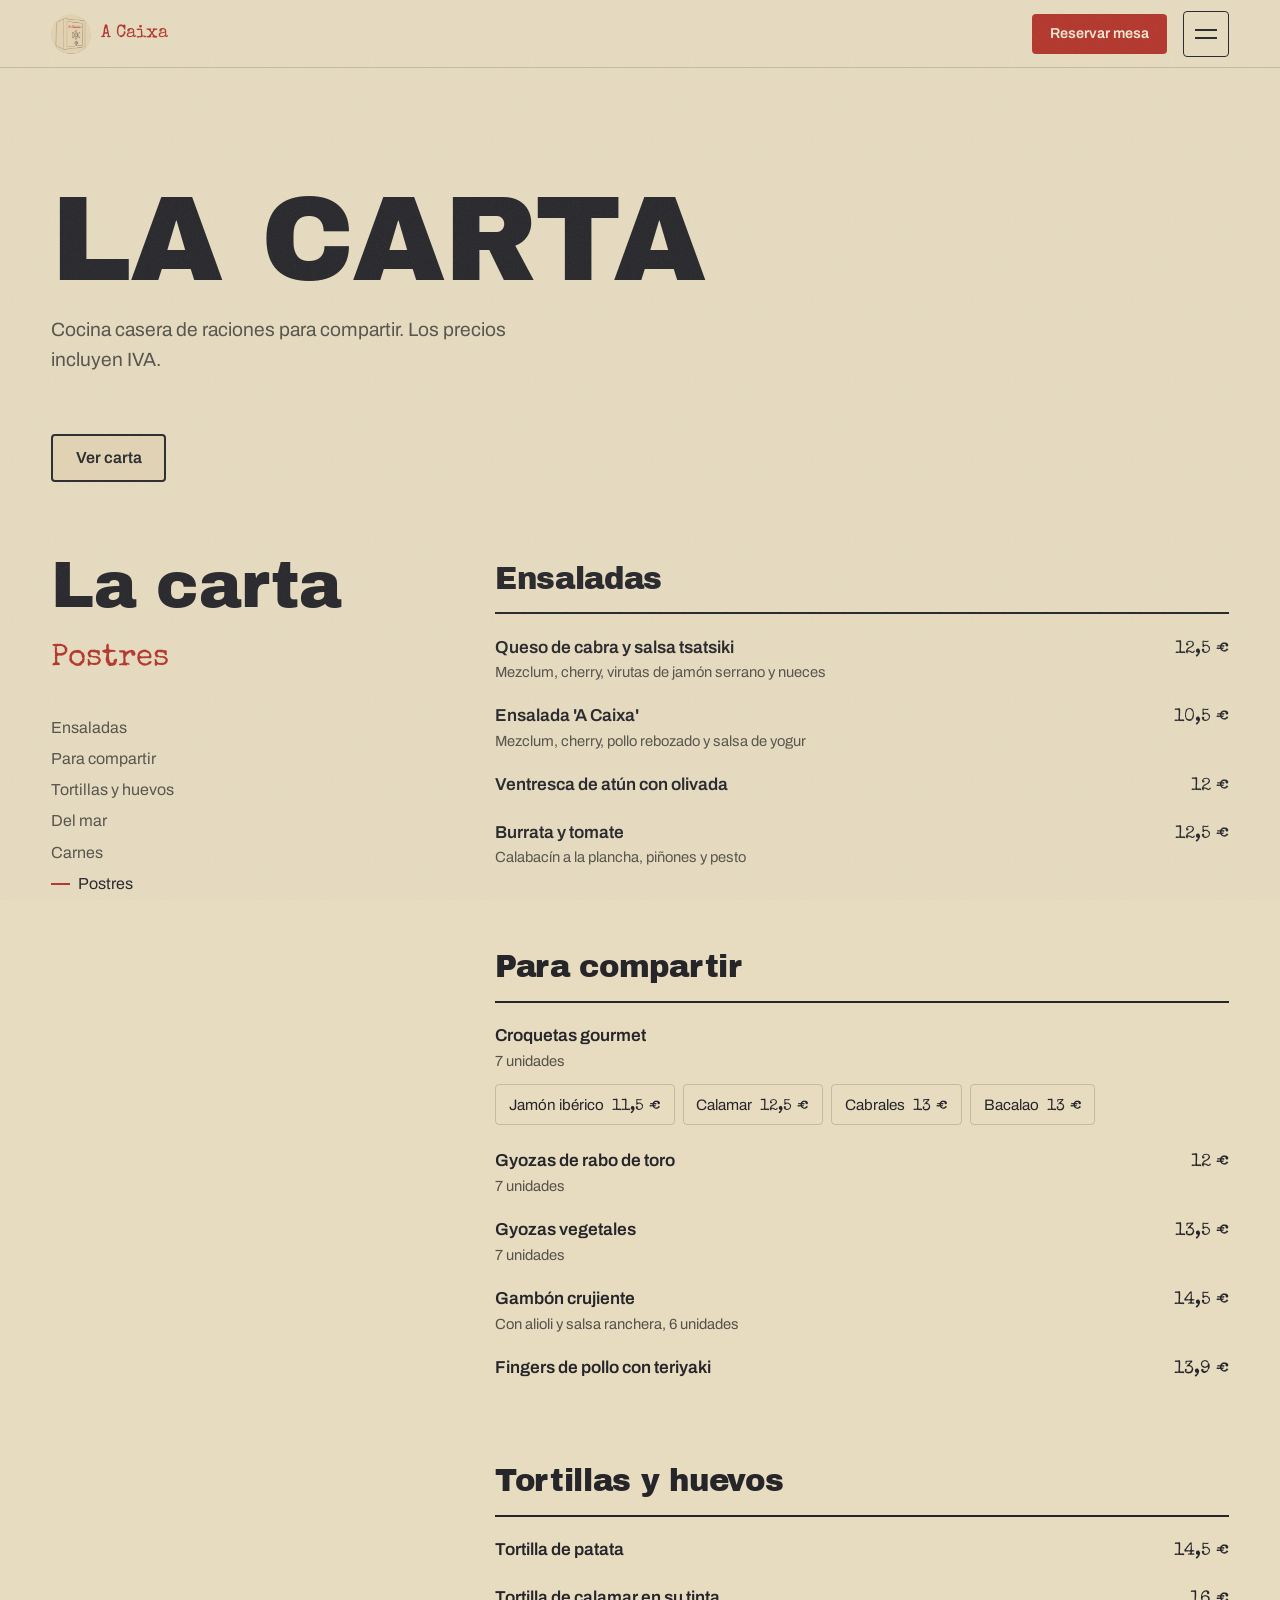
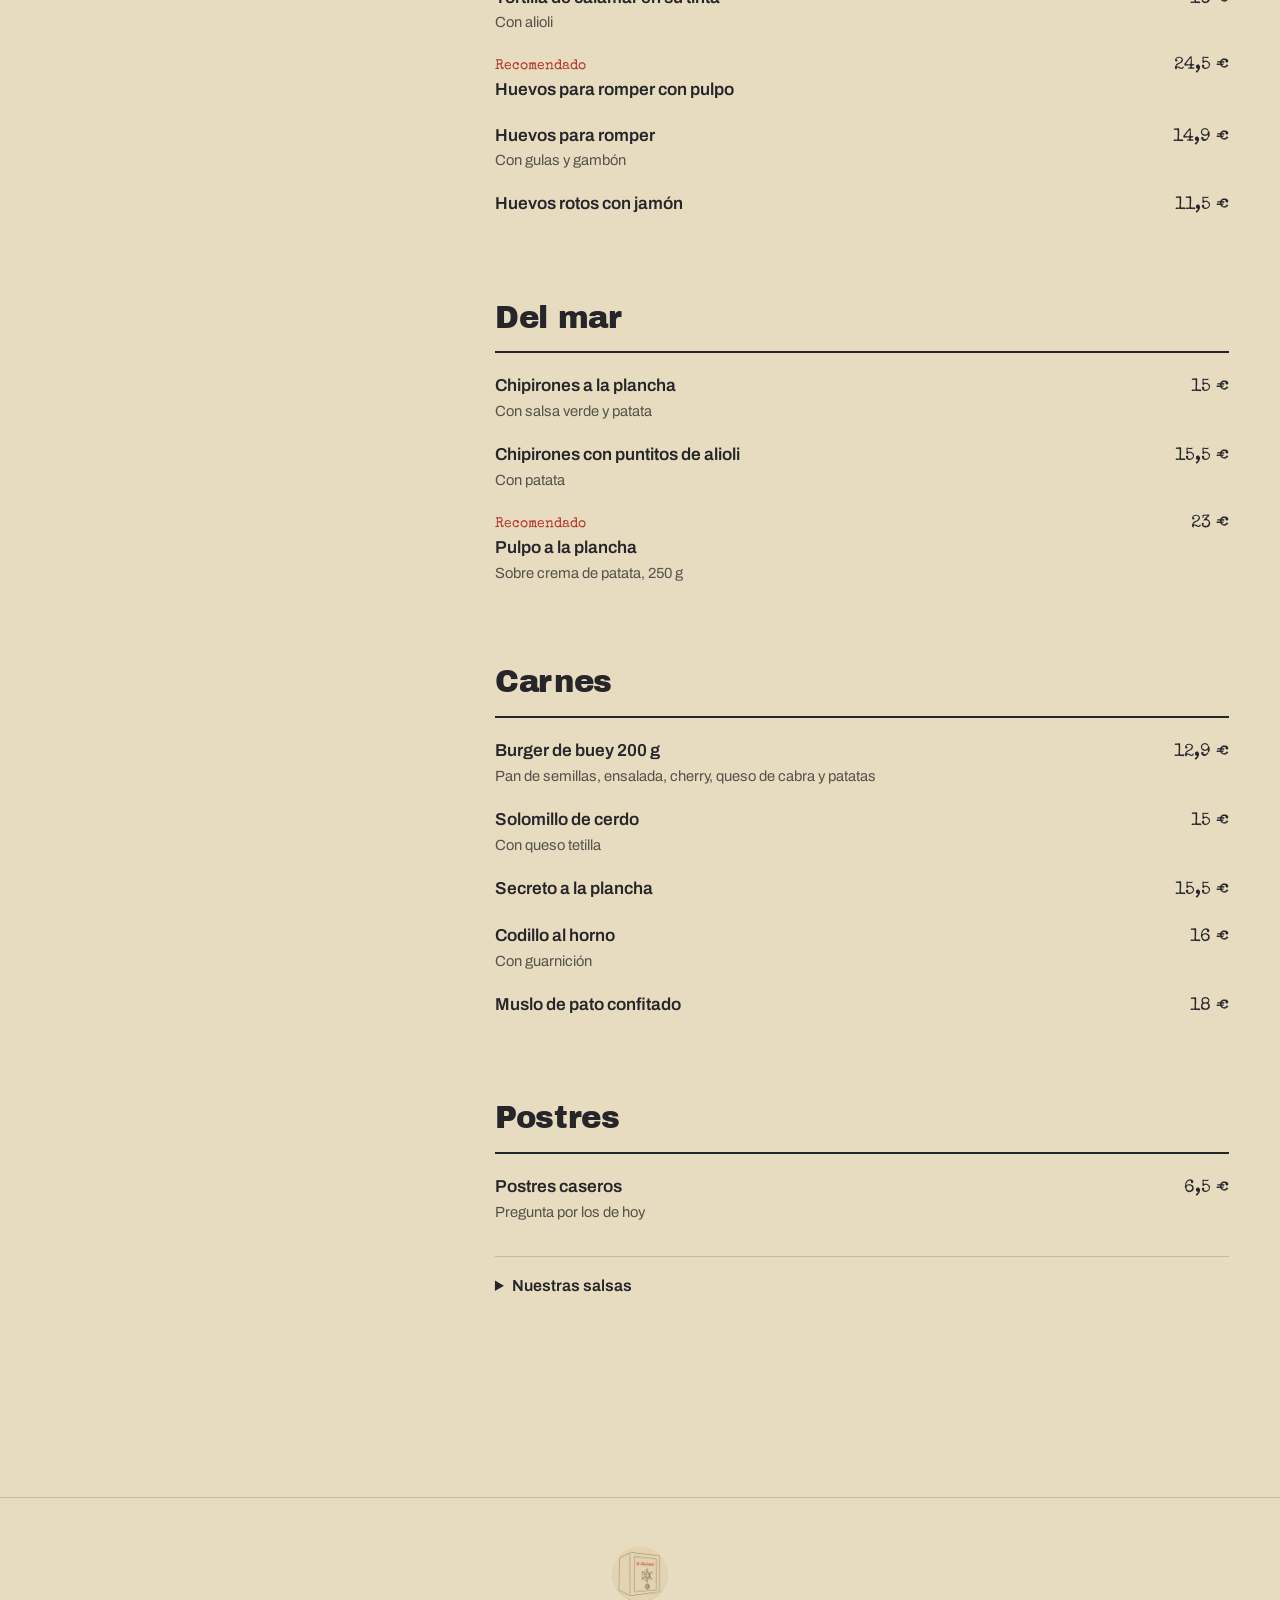
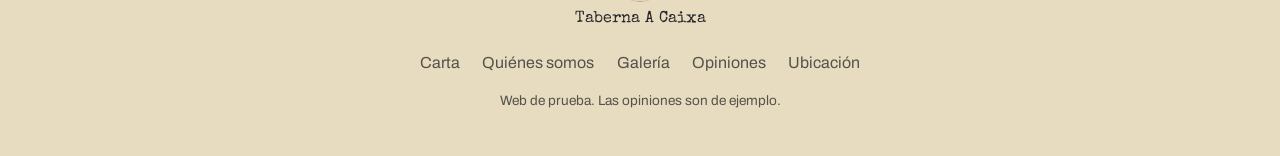
<file: carta.html>
<!doctype html>
<html lang="es">
<head>
  <meta charset="utf-8">
  <meta name="viewport" content="width=device-width, initial-scale=1, viewport-fit=cover">
  <title>Carta de A Caixa</title>
  <meta name="description" content="La carta de Taberna A Caixa: ensaladas, raciones para compartir, tortillas, pescado, carnes y postres caseros.">
  <link rel="icon" href="assets/img/logo.png">
  <link rel="preconnect" href="https://fonts.googleapis.com">
  <link rel="preconnect" href="https://fonts.gstatic.com" crossorigin>
  <link href="https://fonts.googleapis.com/css2?family=Archivo:wght@400;500;600&family=Archivo+Black&family=Special+Elite&display=swap" rel="stylesheet">
  <link rel="stylesheet" href="styles.css">
</head>
<body class="page">
  <div class="grain" aria-hidden="true"></div>

  <header class="nav">
    <a class="nav-brand" href="./" aria-label="Taberna A Caixa, inicio">
      <img src="assets/img/logo.png" alt="" width="40" height="40">
      <span>A Caixa</span>
    </a>
    <a class="btn btn-primary btn-sm nav-cta" href="ubicacion.html#reservar">Reservar mesa</a>
    <button class="burger" type="button" aria-expanded="false" aria-controls="drawer" aria-label="Abrir menú">
      <span></span><span></span>
    </button>
  </header>

  <div class="drawer" id="drawer" aria-hidden="true" inert>
    <nav class="drawer-nav" aria-label="Páginas">
      <ul>
        <li><a href="./">Inicio</a></li>
        <li><a href="carta.html" aria-current="page">Carta</a></li>
        <li><a href="quienes-somos.html">Quiénes somos</a></li>
        <li><a href="galeria.html">Galería</a></li>
        <li><a href="opiniones.html">Opiniones</a></li>
        <li><a href="ubicacion.html">Ubicación</a></li>
      </ul>
    </nav>
    <div class="drawer-info">
      <img src="assets/img/logo.png" alt="" width="120" height="120">
      <p><span>Dónde</span>Rúa Pedroso, 33<br>Vilagarcía de Arousa</p>
      <p><span>Reservas</span><a href="tel:+34627855430">627 85 54 30</a></p>
    </div>
  </div>

  <main>
    <section class="page-head">
      <h1 class="reveal">La carta</h1>
      <p class="reveal">Cocina casera de raciones para compartir. Los precios incluyen IVA.</p>
      <div class="page-head-ctas reveal"><button class="btn btn-paper carta-open" type="button" data-open-carta>Ver carta</button></div>
    </section>

    <section class="menu" aria-label="Carta">
      <div class="menu-side">
        <h2>La carta</h2>
        <p class="menu-current" aria-live="polite"><span>Ensaladas</span></p>
        <ol class="menu-index">
          <li><a href="#m-ensaladas">Ensaladas</a></li>
          <li><a href="#m-compartir">Para compartir</a></li>
          <li><a href="#m-huevos">Tortillas y huevos</a></li>
          <li><a href="#m-mar">Del mar</a></li>
          <li><a href="#m-carnes">Carnes</a></li>
          <li><a href="#m-postres">Postres</a></li>
        </ol>
      </div>

      <div class="menu-list">
        <article class="menu-group" id="m-ensaladas" data-title="Ensaladas">
          <h3>Ensaladas</h3>
          <ul>
            <li><span class="dish">Queso de cabra y salsa tsatsiki<small>Mezclum, cherry, virutas de jamón serrano y nueces</small></span><span class="price">12,5 €</span></li>
            <li><span class="dish">Ensalada 'A Caixa'<small>Mezclum, cherry, pollo rebozado y salsa de yogur</small></span><span class="price">10,5 €</span></li>
            <li><span class="dish">Ventresca de atún con olivada</span><span class="price">12 €</span></li>
            <li><span class="dish">Burrata y tomate<small>Calabacín a la plancha, piñones y pesto</small></span><span class="price">12,5 €</span></li>
          </ul>
        </article>

        <article class="menu-group" id="m-compartir" data-title="Para compartir">
          <h3>Para compartir</h3>
          <div class="croquetas">
            <p class="dish">Croquetas gourmet<small>7 unidades</small></p>
            <ul class="pills">
              <li>Jamón ibérico <b>11,5 €</b></li>
              <li>Calamar <b>12,5 €</b></li>
              <li>Cabrales <b>13 €</b></li>
              <li>Bacalao <b>13 €</b></li>
            </ul>
          </div>
          <ul>
            <li><span class="dish">Gyozas de rabo de toro<small>7 unidades</small></span><span class="price">12 €</span></li>
            <li><span class="dish">Gyozas vegetales<small>7 unidades</small></span><span class="price">13,5 €</span></li>
            <li><span class="dish">Gambón crujiente<small>Con alioli y salsa ranchera, 6 unidades</small></span><span class="price">14,5 €</span></li>
            <li><span class="dish">Fingers de pollo con teriyaki</span><span class="price">13,9 €</span></li>
          </ul>
        </article>

        <article class="menu-group" id="m-huevos" data-title="Tortillas y huevos">
          <h3>Tortillas y huevos</h3>
          <ul>
            <li><span class="dish">Tortilla de patata</span><span class="price">14,5 €</span></li>
            <li><span class="dish">Tortilla de calamar en su tinta<small>Con alioli</small></span><span class="price">16 €</span></li>
            <li class="star"><span class="dish">Huevos para romper con pulpo</span><span class="price">24,5 €</span></li>
            <li><span class="dish">Huevos para romper<small>Con gulas y gambón</small></span><span class="price">14,9 €</span></li>
            <li><span class="dish">Huevos rotos con jamón</span><span class="price">11,5 €</span></li>
          </ul>
        </article>

        <article class="menu-group" id="m-mar" data-title="Del mar">
          <h3>Del mar</h3>
          <ul>
            <li><span class="dish">Chipirones a la plancha<small>Con salsa verde y patata</small></span><span class="price">15 €</span></li>
            <li><span class="dish">Chipirones con puntitos de alioli<small>Con patata</small></span><span class="price">15,5 €</span></li>
            <li class="star"><span class="dish">Pulpo a la plancha<small>Sobre crema de patata, 250 g</small></span><span class="price">23 €</span></li>
          </ul>
        </article>

        <article class="menu-group" id="m-carnes" data-title="Carnes">
          <h3>Carnes</h3>
          <ul>
            <li><span class="dish">Burger de buey 200 g<small>Pan de semillas, ensalada, cherry, queso de cabra y patatas</small></span><span class="price">12,9 €</span></li>
            <li><span class="dish">Solomillo de cerdo<small>Con queso tetilla</small></span><span class="price">15 €</span></li>
            <li><span class="dish">Secreto a la plancha</span><span class="price">15,5 €</span></li>
            <li><span class="dish">Codillo al horno<small>Con guarnición</small></span><span class="price">16 €</span></li>
            <li><span class="dish">Muslo de pato confitado</span><span class="price">18 €</span></li>
          </ul>
        </article>

        <article class="menu-group" id="m-postres" data-title="Postres">
          <h3>Postres</h3>
          <ul>
            <li><span class="dish">Postres caseros<small>Pregunta por los de hoy</small></span><span class="price">6,5 €</span></li>
          </ul>
          <details class="sauces">
            <summary>Nuestras salsas</summary>
            <dl>
              <dt>Tsatsiki</dt><dd>Yogur, aceite de oliva, hierbabuena, pepino y especias.</dd>
              <dt>Teriyaki</dt><dd>Soja, sal, trigo, azúcar, especias, vinagre y vino tinto.</dd>
              <dt>Ranchera</dt><dd>Nata ácida, yema de huevo, vinagre y zumo de limón.</dd>
              <dt>Yogur</dt><dd>Yogur griego, ajo, limón, pimienta y sal.</dd>
            </dl>
          </details>
        </article>
      </div>
    </section>

  </main>

  <footer class="footer">
    <img src="assets/img/logo.png" alt="Logo de Taberna A Caixa" width="56" height="56" loading="lazy">
    <p>Taberna A Caixa</p>
    <ul class="footer-links">
      <li><a href="carta.html">Carta</a></li>
      <li><a href="quienes-somos.html">Quiénes somos</a></li>
      <li><a href="galeria.html">Galería</a></li>
      <li><a href="opiniones.html">Opiniones</a></li>
      <li><a href="ubicacion.html">Ubicación</a></li>
    </ul>
    <p class="footer-note">Web de prueba. Las opiniones son de ejemplo.</p>
  </footer>

  <dialog class="carta-dialog" id="carta-original" aria-label="Carta">
    <div class="carta-dialog-bar">
      <p>Carta de A Caixa</p>
      <button class="btn btn-ghost btn-sm" type="button" data-close-carta>Cerrar</button>
    </div>
    <img src="assets/img/carta.jpg" alt="Foto de la carta impresa de A Caixa con todos los platos y precios" width="1206" height="1961" loading="lazy">
  </dialog>

  <script src="site.js"></script>
</body>
</html>
</file>
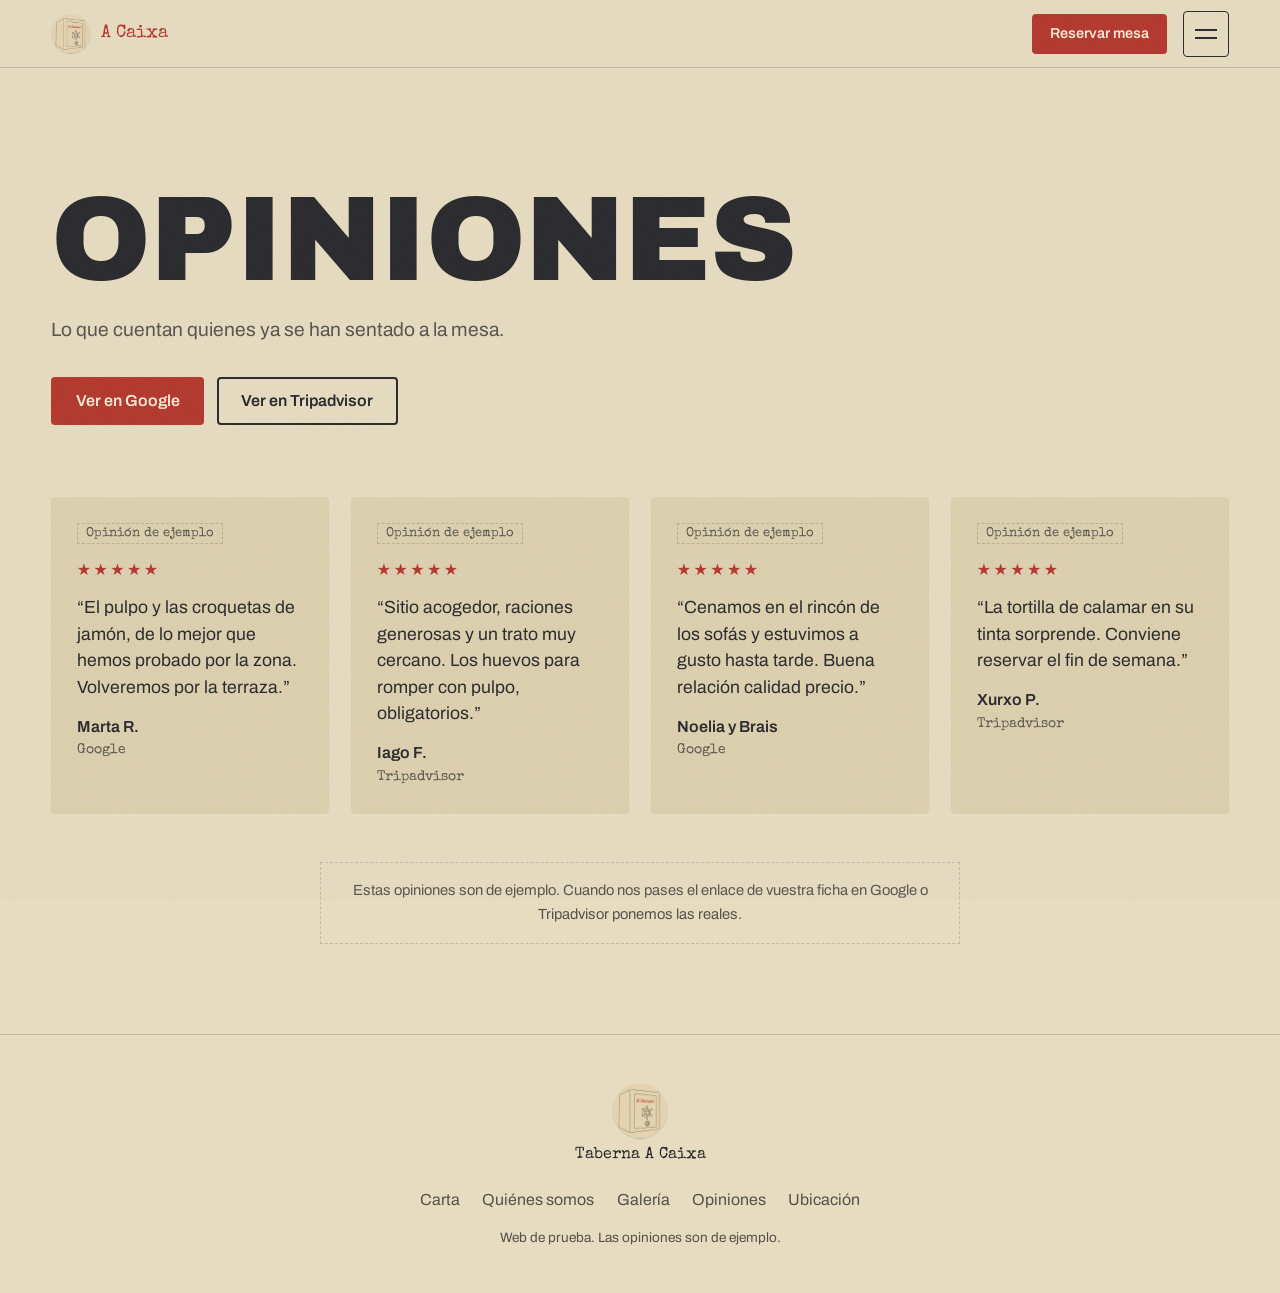
<file: opiniones.html>
<!doctype html>
<html lang="es">
<head>
  <meta charset="utf-8">
  <meta name="viewport" content="width=device-width, initial-scale=1, viewport-fit=cover">
  <title>Opiniones de A Caixa</title>
  <meta name="description" content="Lo que dicen de Taberna A Caixa en Google y Tripadvisor.">
  <link rel="icon" href="assets/img/logo.png">
  <link rel="preconnect" href="https://fonts.googleapis.com">
  <link rel="preconnect" href="https://fonts.gstatic.com" crossorigin>
  <link href="https://fonts.googleapis.com/css2?family=Archivo:wght@400;500;600&family=Archivo+Black&family=Special+Elite&display=swap" rel="stylesheet">
  <link rel="stylesheet" href="styles.css">
</head>
<body class="page">
  <div class="grain" aria-hidden="true"></div>

  <header class="nav">
    <a class="nav-brand" href="./" aria-label="Taberna A Caixa, inicio">
      <img src="assets/img/logo.png" alt="" width="40" height="40">
      <span>A Caixa</span>
    </a>
    <a class="btn btn-primary btn-sm nav-cta" href="ubicacion.html#reservar">Reservar mesa</a>
    <button class="burger" type="button" aria-expanded="false" aria-controls="drawer" aria-label="Abrir menú">
      <span></span><span></span>
    </button>
  </header>

  <div class="drawer" id="drawer" aria-hidden="true" inert>
    <nav class="drawer-nav" aria-label="Páginas">
      <ul>
        <li><a href="./">Inicio</a></li>
        <li><a href="carta.html">Carta</a></li>
        <li><a href="quienes-somos.html">Quiénes somos</a></li>
        <li><a href="galeria.html">Galería</a></li>
        <li><a href="opiniones.html" aria-current="page">Opiniones</a></li>
        <li><a href="ubicacion.html">Ubicación</a></li>
      </ul>
    </nav>
    <div class="drawer-info">
      <img src="assets/img/logo.png" alt="" width="120" height="120">
      <p><span>Dónde</span>Rúa Pedroso, 33<br>Vilagarcía de Arousa</p>
      <p><span>Reservas</span><a href="tel:+34627855430">627 85 54 30</a></p>
    </div>
  </div>

  <main>
    <section class="page-head">
      <h1 class="reveal">Opiniones</h1>
      <p class="reveal">Lo que cuentan quienes ya se han sentado a la mesa.</p>
      <div class="page-head-ctas reveal">
        <a class="btn btn-primary" href="https://www.google.com/maps/search/?api=1&amp;query=Taberna+A+Caixa,+R%C3%BAa+Pedroso+33,+36618+Vilagarc%C3%ADa+de+Arousa" target="_blank" rel="noopener">Ver en Google</a>
        <a class="btn btn-ghost" href="https://www.tripadvisor.es/Search?q=Taberna%20A%20Caixa" target="_blank" rel="noopener">Ver en Tripadvisor</a>
      </div>
    </section>

    <section class="reviews">
      <figure class="review reveal">
        <span class="review-tag">Opinión de ejemplo</span>
        <p class="review-stars" aria-label="5 de 5">★★★★★</p>
        <blockquote>“El pulpo y las croquetas de jamón, de lo mejor que hemos probado por la zona. Volveremos por la terraza.”</blockquote>
        <figcaption>Marta R.<span>Google</span></figcaption>
      </figure>
      <figure class="review reveal">
        <span class="review-tag">Opinión de ejemplo</span>
        <p class="review-stars" aria-label="5 de 5">★★★★★</p>
        <blockquote>“Sitio acogedor, raciones generosas y un trato muy cercano. Los huevos para romper con pulpo, obligatorios.”</blockquote>
        <figcaption>Iago F.<span>Tripadvisor</span></figcaption>
      </figure>
      <figure class="review reveal">
        <span class="review-tag">Opinión de ejemplo</span>
        <p class="review-stars" aria-label="5 de 5">★★★★★</p>
        <blockquote>“Cenamos en el rincón de los sofás y estuvimos a gusto hasta tarde. Buena relación calidad precio.”</blockquote>
        <figcaption>Noelia y Brais<span>Google</span></figcaption>
      </figure>
      <figure class="review reveal">
        <span class="review-tag">Opinión de ejemplo</span>
        <p class="review-stars" aria-label="5 de 5">★★★★★</p>
        <blockquote>“La tortilla de calamar en su tinta sorprende. Conviene reservar el fin de semana.”</blockquote>
        <figcaption>Xurxo P.<span>Tripadvisor</span></figcaption>
      </figure>
    </section>

    <p class="sample-note">Estas opiniones son de ejemplo. Cuando nos pases el enlace de vuestra ficha en Google o Tripadvisor ponemos las reales.</p>
  </main>

  <footer class="footer">
    <img src="assets/img/logo.png" alt="Logo de Taberna A Caixa" width="56" height="56" loading="lazy">
    <p>Taberna A Caixa</p>
    <ul class="footer-links">
      <li><a href="carta.html">Carta</a></li>
      <li><a href="quienes-somos.html">Quiénes somos</a></li>
      <li><a href="galeria.html">Galería</a></li>
      <li><a href="opiniones.html">Opiniones</a></li>
      <li><a href="ubicacion.html">Ubicación</a></li>
    </ul>
    <p class="footer-note">Web de prueba. Las opiniones son de ejemplo.</p>
  </footer>

  <script src="site.js"></script>
</body>
</html>
</file>
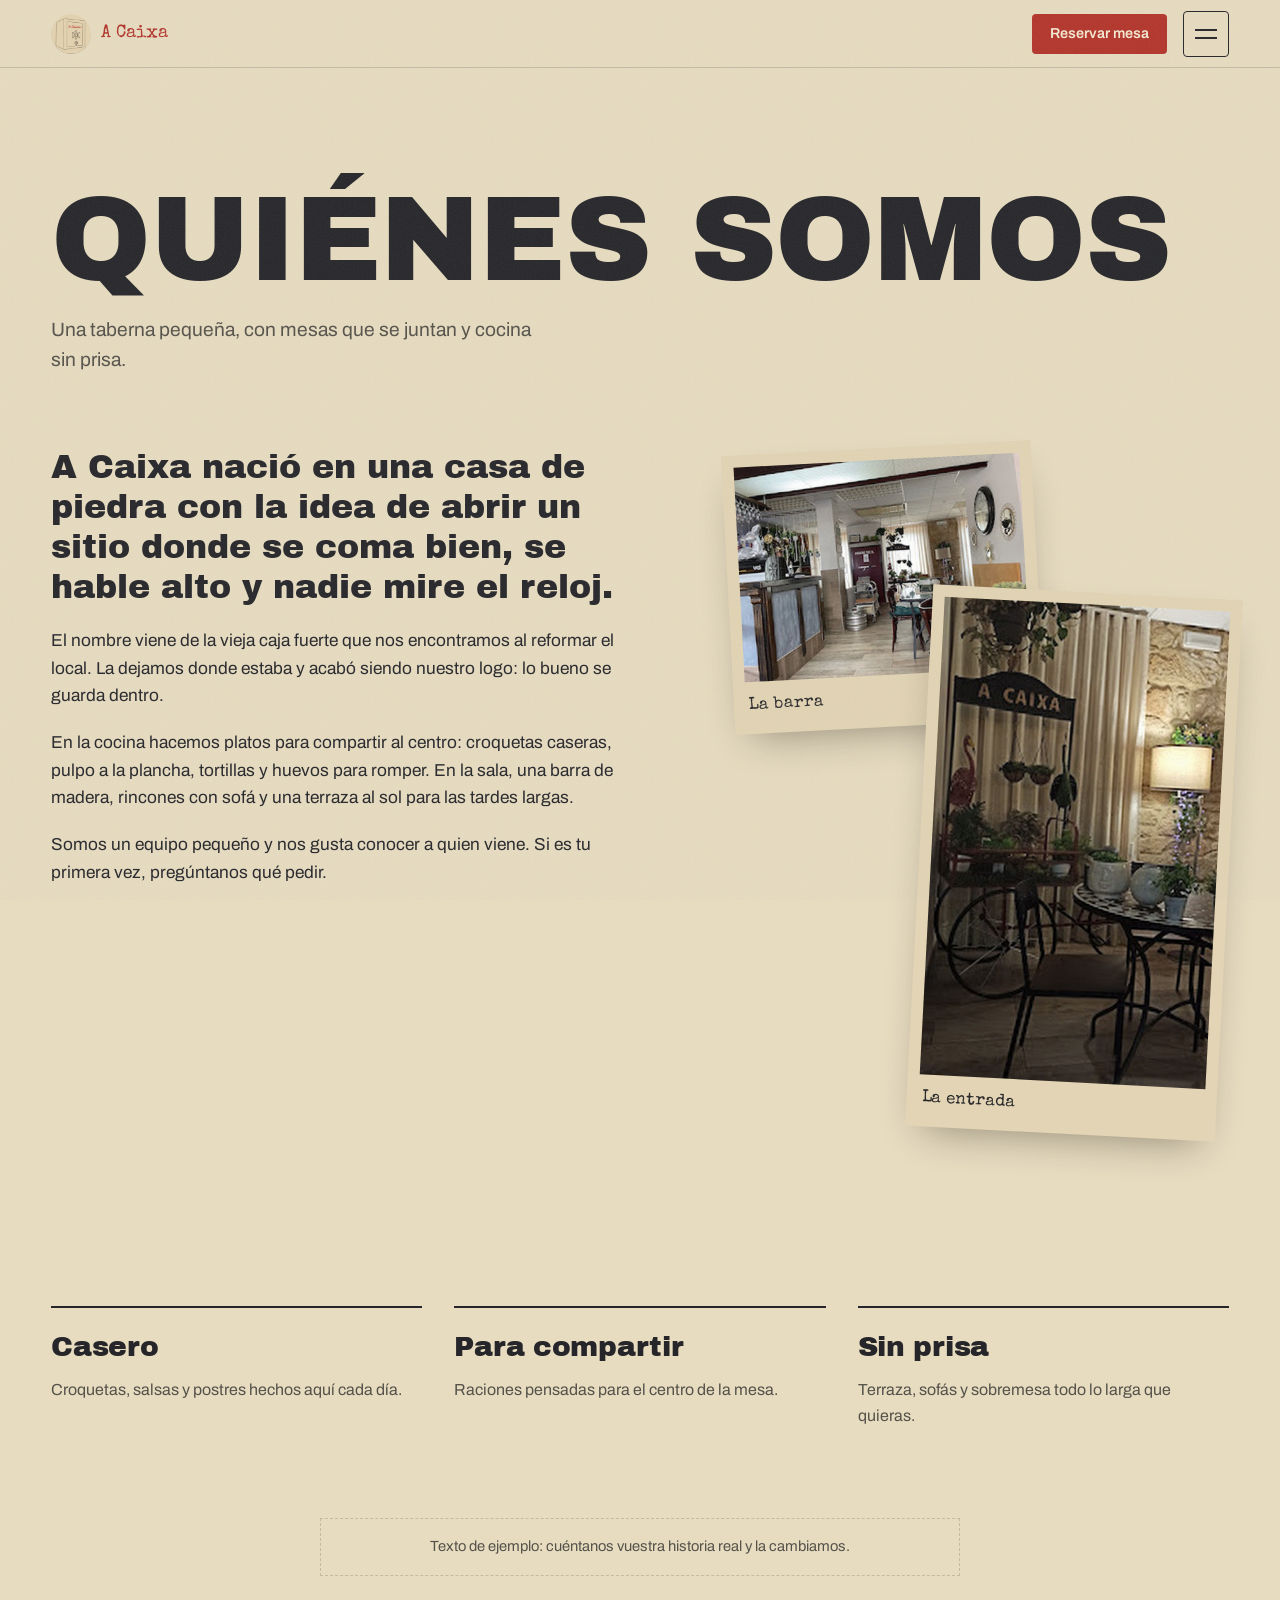
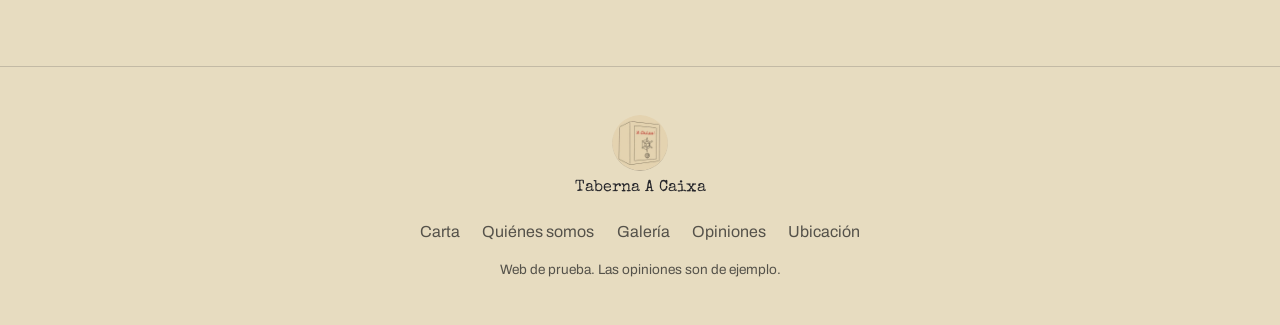
<file: quienes-somos.html>
<!doctype html>
<html lang="es">
<head>
  <meta charset="utf-8">
  <meta name="viewport" content="width=device-width, initial-scale=1, viewport-fit=cover">
  <title>Quiénes somos en A Caixa</title>
  <meta name="description" content="La historia de Taberna A Caixa: una casa de piedra, una barra de siempre y cocina para compartir.">
  <link rel="icon" href="assets/img/logo.png">
  <link rel="preconnect" href="https://fonts.googleapis.com">
  <link rel="preconnect" href="https://fonts.gstatic.com" crossorigin>
  <link href="https://fonts.googleapis.com/css2?family=Archivo:wght@400;500;600&family=Archivo+Black&family=Special+Elite&display=swap" rel="stylesheet">
  <link rel="stylesheet" href="styles.css">
</head>
<body class="page">
  <div class="grain" aria-hidden="true"></div>

  <header class="nav">
    <a class="nav-brand" href="./" aria-label="Taberna A Caixa, inicio">
      <img src="assets/img/logo.png" alt="" width="40" height="40">
      <span>A Caixa</span>
    </a>
    <a class="btn btn-primary btn-sm nav-cta" href="ubicacion.html#reservar">Reservar mesa</a>
    <button class="burger" type="button" aria-expanded="false" aria-controls="drawer" aria-label="Abrir menú">
      <span></span><span></span>
    </button>
  </header>

  <div class="drawer" id="drawer" aria-hidden="true" inert>
    <nav class="drawer-nav" aria-label="Páginas">
      <ul>
        <li><a href="./">Inicio</a></li>
        <li><a href="carta.html">Carta</a></li>
        <li><a href="quienes-somos.html" aria-current="page">Quiénes somos</a></li>
        <li><a href="galeria.html">Galería</a></li>
        <li><a href="opiniones.html">Opiniones</a></li>
        <li><a href="ubicacion.html">Ubicación</a></li>
      </ul>
    </nav>
    <div class="drawer-info">
      <img src="assets/img/logo.png" alt="" width="120" height="120">
      <p><span>Dónde</span>Rúa Pedroso, 33<br>Vilagarcía de Arousa</p>
      <p><span>Reservas</span><a href="tel:+34627855430">627 85 54 30</a></p>
    </div>
  </div>

  <main>
    <section class="page-head">
      <h1 class="reveal">Quiénes somos</h1>
      <p class="reveal">Una taberna pequeña, con mesas que se juntan y cocina sin prisa.</p>
    </section>

    <section class="story">
      <div class="story-text">
        <p class="story-lead reveal">A Caixa nació en una casa de piedra con la idea de abrir un sitio donde se coma bien, se hable alto y nadie mire el reloj.</p>
        <p class="reveal">El nombre viene de la vieja caja fuerte que nos encontramos al reformar el local. La dejamos donde estaba y acabó siendo nuestro logo: lo bueno se guarda dentro.</p>
        <p class="reveal">En la cocina hacemos platos para compartir al centro: croquetas caseras, pulpo a la plancha, tortillas y huevos para romper. En la sala, una barra de madera, rincones con sofá y una terraza al sol para las tardes largas.</p>
        <p class="reveal">Somos un equipo pequeño y nos gusta conocer a quien viene. Si es tu primera vez, pregúntanos qué pedir.</p>
      </div>
      <div class="story-photos" aria-hidden="true">
        <figure class="frame reveal"><img src="assets/img/comedor.jpg" alt="" width="831" height="624" loading="lazy"><figcaption>La barra</figcaption></figure>
        <figure class="frame reveal"><img src="assets/img/bici.jpg" alt="" width="552" height="921" loading="lazy"><figcaption>La entrada</figcaption></figure>
      </div>
    </section>

    <section class="values">
      <div class="value reveal"><h2>Casero</h2><p>Croquetas, salsas y postres hechos aquí cada día.</p></div>
      <div class="value reveal"><h2>Para compartir</h2><p>Raciones pensadas para el centro de la mesa.</p></div>
      <div class="value reveal"><h2>Sin prisa</h2><p>Terraza, sofás y sobremesa todo lo larga que quieras.</p></div>
    </section>

    <p class="sample-note">Texto de ejemplo: cuéntanos vuestra historia real y la cambiamos.</p>
  </main>

  <footer class="footer">
    <img src="assets/img/logo.png" alt="Logo de Taberna A Caixa" width="56" height="56" loading="lazy">
    <p>Taberna A Caixa</p>
    <ul class="footer-links">
      <li><a href="carta.html">Carta</a></li>
      <li><a href="quienes-somos.html">Quiénes somos</a></li>
      <li><a href="galeria.html">Galería</a></li>
      <li><a href="opiniones.html">Opiniones</a></li>
      <li><a href="ubicacion.html">Ubicación</a></li>
    </ul>
    <p class="footer-note">Web de prueba. Las opiniones son de ejemplo.</p>
  </footer>

  <script src="site.js"></script>
</body>
</html>
</file>
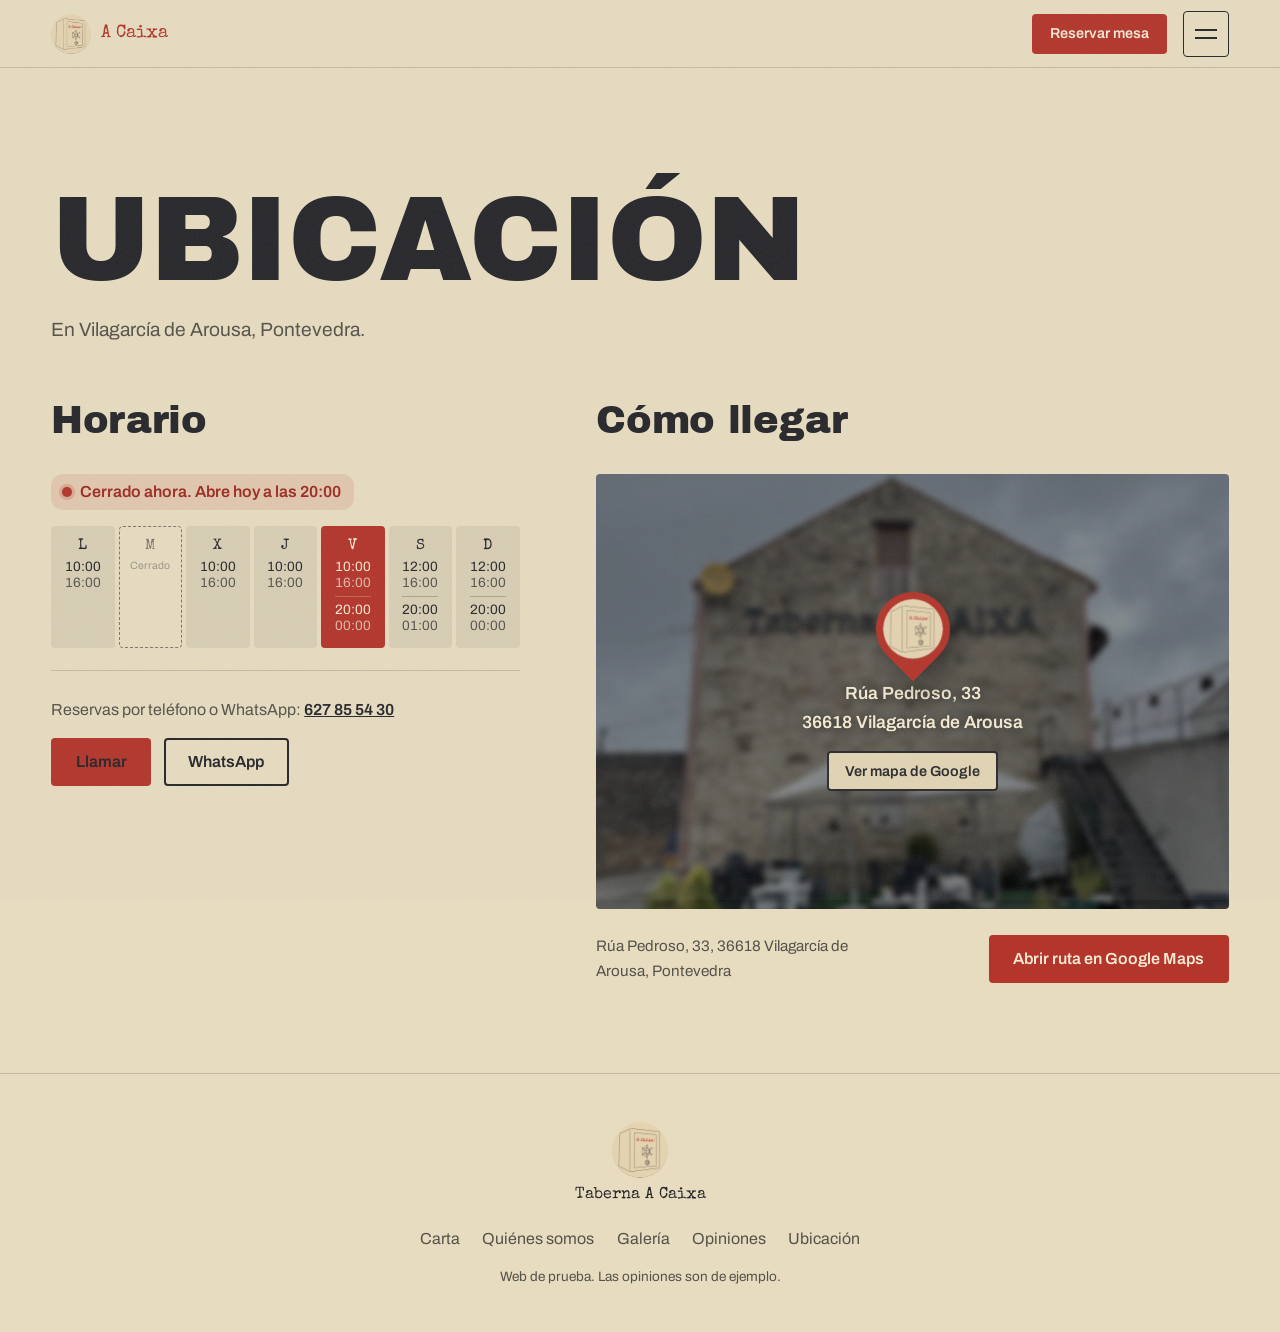
<file: ubicacion.html>
<!doctype html>
<html lang="es">
<head>
  <meta charset="utf-8">
  <meta name="viewport" content="width=device-width, initial-scale=1, viewport-fit=cover">
  <title>Cómo llegar a A Caixa</title>
  <meta name="description" content="Dirección, horario y mapa de Taberna A Caixa.">
  <link rel="icon" href="assets/img/logo.png">
  <link rel="preconnect" href="https://fonts.googleapis.com">
  <link rel="preconnect" href="https://fonts.gstatic.com" crossorigin>
  <link href="https://fonts.googleapis.com/css2?family=Archivo:wght@400;500;600&family=Archivo+Black&family=Special+Elite&display=swap" rel="stylesheet">
  <link rel="stylesheet" href="styles.css">
</head>
<body class="page page-ubicacion">
  <div class="grain" aria-hidden="true"></div>

  <header class="nav">
    <a class="nav-brand" href="./" aria-label="Taberna A Caixa, inicio">
      <img src="assets/img/logo.png" alt="" width="40" height="40">
      <span>A Caixa</span>
    </a>
    <a class="btn btn-primary btn-sm nav-cta" href="ubicacion.html#reservar">Reservar mesa</a>
    <button class="burger" type="button" aria-expanded="false" aria-controls="drawer" aria-label="Abrir menú">
      <span></span><span></span>
    </button>
  </header>

  <div class="drawer" id="drawer" aria-hidden="true" inert>
    <nav class="drawer-nav" aria-label="Páginas">
      <ul>
        <li><a href="./">Inicio</a></li>
        <li><a href="carta.html">Carta</a></li>
        <li><a href="quienes-somos.html">Quiénes somos</a></li>
        <li><a href="galeria.html">Galería</a></li>
        <li><a href="opiniones.html">Opiniones</a></li>
        <li><a href="ubicacion.html" aria-current="page">Ubicación</a></li>
      </ul>
    </nav>
    <div class="drawer-info">
      <img src="assets/img/logo.png" alt="" width="120" height="120">
      <p><span>Dónde</span>Rúa Pedroso, 33<br>Vilagarcía de Arousa</p>
      <p><span>Reservas</span><a href="tel:+34627855430">627 85 54 30</a></p>
    </div>
  </div>

  <main>
    <section class="page-head">
      <h1 class="reveal">Ubicación</h1>
      <p class="reveal">En Vilagarcía de Arousa, Pontevedra.</p>
    </section>

    <section class="location">
      <div class="location-hours reveal" id="reservar">
        <h2>Horario</h2>
        <div class="week" data-hours>
            <p class="week-status" aria-live="polite">Horario de la semana</p>
            <ol class="week-days">
              <li data-day="1" aria-label="Lunes: 10:00 a 16:00"><b>L</b><span><span class="t">10:00<i>16:00</i></span></span></li>
              <li data-day="2" class="closed" aria-label="Martes: cerrado"><b>M</b><span>Cerrado</span></li>
              <li data-day="3" aria-label="Miércoles: 10:00 a 16:00"><b>X</b><span><span class="t">10:00<i>16:00</i></span></span></li>
              <li data-day="4" aria-label="Jueves: 10:00 a 16:00"><b>J</b><span><span class="t">10:00<i>16:00</i></span></span></li>
              <li data-day="5" aria-label="Viernes: 10:00 a 16:00 y 20:00 a 00:00"><b>V</b><span><span class="t">10:00<i>16:00</i></span><span class="t">20:00<i>00:00</i></span></span></li>
              <li data-day="6" aria-label="Sábado: 12:00 a 16:00 y 20:00 a 01:00"><b>S</b><span><span class="t">12:00<i>16:00</i></span><span class="t">20:00<i>01:00</i></span></span></li>
              <li data-day="0" aria-label="Domingo: 12:00 a 16:00 y 20:00 a 00:00"><b>D</b><span><span class="t">12:00<i>16:00</i></span><span class="t">20:00<i>00:00</i></span></span></li>
            </ol>
          </div>
        <div class="location-contact">
          <p>Reservas por teléfono o WhatsApp: <a href="tel:+34627855430">627 85 54 30</a></p>
          <div class="page-head-ctas">
            <a class="btn btn-primary" href="tel:+34627855430">Llamar</a>
            <a class="btn btn-ghost" href="https://wa.me/34627855430" target="_blank" rel="noopener">WhatsApp</a>
          </div>
        </div>
      </div>

      <div class="location-map reveal">
        <h2>Cómo llegar</h2>
        <div class="map" data-map-src="https://www.google.com/maps?q=Taberna+A+Caixa,+R%C3%BAa+Pedroso+33,+36618+Vilagarc%C3%ADa+de+Arousa&amp;output=embed">
          <img class="map-photo" src="assets/img/terraza.jpg" alt="" width="552" height="690" loading="lazy">
          <div class="map-facade">
            <span class="map-pin" aria-hidden="true"><img src="assets/img/logo.png" alt="" width="64" height="64"></span>
            <p class="map-address">Rúa Pedroso, 33<br>36618 Vilagarcía de Arousa</p>
            <button class="btn btn-paper btn-sm" type="button" data-load-map>Ver mapa de Google</button>
          </div>
        </div>
        <div class="map-actions">
          <p>Rúa Pedroso, 33, 36618 Vilagarcía de Arousa, Pontevedra</p>
          <a class="btn btn-primary" href="https://www.google.com/maps/dir/?api=1&amp;destination=Taberna+A+Caixa,+R%C3%BAa+Pedroso+33,+36618+Vilagarc%C3%ADa+de+Arousa" target="_blank" rel="noopener">Abrir ruta en Google Maps</a>
        </div>
      </div>
    </section>
  </main>

  <footer class="footer">
    <img src="assets/img/logo.png" alt="Logo de Taberna A Caixa" width="56" height="56" loading="lazy">
    <p>Taberna A Caixa</p>
    <ul class="footer-links">
      <li><a href="carta.html">Carta</a></li>
      <li><a href="quienes-somos.html">Quiénes somos</a></li>
      <li><a href="galeria.html">Galería</a></li>
      <li><a href="opiniones.html">Opiniones</a></li>
      <li><a href="ubicacion.html">Ubicación</a></li>
    </ul>
    <p class="footer-note">Web de prueba. Las opiniones son de ejemplo.</p>
  </footer>

  <script src="site.js"></script>
</body>
</html>
</file>
<file: styles.css>
/* Taberna A Caixa: colores sacados del logo (crema, tinta y sello rojo) */
:root {
  --cream: #e2d4b4;
  --cream-deep: #cdbd98;
  --ink-line: #2a2a2c;
  --red: #b3352b;
  --red-ink: #f4ead2;

  --bg: #e7dcc0;
  --surface: #ddd0ae;
  --text: #26262a;
  --muted: #55524a;
  --rule: rgb(38 38 42 / .18);
  --scrim: rgb(30 31 34 / .55);

  --font-display: "Archivo Black", "Archivo", system-ui, sans-serif;
  --font-body: "Archivo", system-ui, sans-serif;
  --font-type: "Special Elite", "Courier New", monospace;

  --radius: 4px;
  --ease: cubic-bezier(.16, 1, .3, 1);
  --gutter: clamp(16px, 4vw, 56px);
}

@media (prefers-color-scheme: dark) {
  :root:not([data-theme="light"]) {
    --bg: #1f2023;
    --surface: #2a2b2f;
    --text: #ebe2cb;
    --muted: #b3ab98;
    --rule: rgb(235 226 203 / .16);
    --scrim: rgb(14 15 17 / .62);
  }
}
:root[data-theme="dark"] {
  --bg: #1f2023;
  --surface: #2a2b2f;
  --text: #ebe2cb;
  --muted: #b3ab98;
  --rule: rgb(235 226 203 / .16);
  --scrim: rgb(14 15 17 / .62);
}

*, *::before, *::after { box-sizing: border-box; }
html { scroll-behavior: smooth; -webkit-text-size-adjust: 100%; }
body {
  margin: 0;
  background: var(--bg);
  color: var(--text);
  font: 400 1rem/1.6 var(--font-body);
  overflow-x: clip;
}
img { display: block; max-width: 100%; }
a { color: inherit; }
h1, h2, h3 { font-family: var(--font-display); font-weight: 400; letter-spacing: -.01em; margin: 0; }

/* Grano de papel fijo, sin coste de repintado al hacer scroll */
.grain {
  position: fixed; inset: 0; z-index: 90; pointer-events: none; opacity: .09;
  background-image: url("data:image/svg+xml,%3Csvg xmlns='http://www.w3.org/2000/svg' width='160' height='160'%3E%3Cfilter id='n'%3E%3CfeTurbulence type='fractalNoise' baseFrequency='.9' numOctaves='2' stitchTiles='stitch'/%3E%3C/filter%3E%3Crect width='100%25' height='100%25' filter='url(%23n)'/%3E%3C/svg%3E");
}

/* Botones */
.btn {
  display: inline-flex; align-items: center; justify-content: center;
  min-height: 48px; padding: 0 1.4rem; border-radius: var(--radius);
  font: 600 1rem/1 var(--font-body); text-decoration: none; white-space: nowrap;
  border: 2px solid transparent;
  transition: transform .2s var(--ease), background-color .2s, color .2s;
}
.btn:active { transform: translateY(1px) scale(.98); }
.btn:focus-visible, a:focus-visible, summary:focus-visible { outline: 3px solid var(--red); outline-offset: 3px; }
.btn-primary { background: var(--red); color: var(--red-ink); }
.btn-primary:hover { background: #9c2b22; }
.btn-ghost { border-color: currentColor; color: var(--text); }
.btn-ghost:hover { background: var(--text); color: var(--bg); }
.btn-sm { min-height: 40px; padding: 0 1rem; font-size: .9rem; }

/* Navegación */
.nav {
  position: fixed; inset: 0 0 auto; z-index: 50; height: calc(68px + env(safe-area-inset-top, 0px));
  display: flex; align-items: center; gap: 1rem; padding: env(safe-area-inset-top, 0px) var(--gutter) 0;
  background: color-mix(in srgb, var(--bg) 82%, transparent);
  backdrop-filter: blur(10px); -webkit-backdrop-filter: blur(10px);
  border-bottom: 1px solid var(--rule);
}
.nav-brand { display: flex; align-items: center; gap: .6rem; text-decoration: none; font-family: var(--font-type); font-size: 1.15rem; color: var(--red); }
.nav-brand img { border-radius: 50%; }
.nav-links { display: flex; gap: 1.6rem; margin-left: auto; }
.nav-links a { text-decoration: none; font-weight: 500; }
.nav-links a:hover { color: var(--red); }
@media (max-width: 720px) { .nav-links { display: none; } .nav .btn { margin-left: auto; } }

/* ---------- HERO ---------- */
.hero {
  position: relative; min-height: 100dvh; overflow: hidden;
  display: grid; grid-template-columns: 1.05fr 1fr; align-items: center; gap: 2rem;
  padding: 88px var(--gutter) 32px;
}
.hero-copy { position: relative; z-index: 3; max-width: 34rem; }
.hero h1 { font-size: clamp(3rem, 7vw, 6.2rem); line-height: .95; text-transform: uppercase; }
.hero-copy p { font-size: clamp(1.05rem, 1.4vw, 1.25rem); color: var(--muted); max-width: 30ch; margin: 1.2rem 0 1.8rem; }
.hero-ctas { display: flex; gap: .8rem; flex-wrap: wrap; }

.safe {
  position: relative; justify-self: center; z-index: 2;
  width: min(30rem, 38vw); aspect-ratio: 360 / 420;
  perspective: 1400px;
  will-change: transform;
}
.safe-body { position: absolute; inset: 0; width: 100%; height: 100%; overflow: visible; }
.safe-body .face { fill: var(--cream); }
.safe-body .side { fill: var(--cream-deep); }
.safe-body .top { fill: #d8c9a5; }
.safe-body .line, .safe-body .front { stroke: var(--ink-line); stroke-width: 2.4; stroke-linejoin: round; stroke-linecap: round; }
.safe-body .line { fill: none; }

.vault, .door { position: absolute; left: 27.78%; top: 10.48%; width: 64.44%; height: 79.52%; }
.vault { overflow: hidden; background: #191a1c; box-shadow: inset 0 0 0 2px var(--ink-line); }
.vault img { width: 100%; height: 100%; object-fit: cover; object-position: 50% 0; filter: saturate(.95) contrast(1.05); }
.vault::after { content: ""; position: absolute; inset: 0; box-shadow: inset 0 0 40px 10px rgb(0 0 0 / .45); }

.door { transform-origin: left center; transform-style: preserve-3d; }
.door-front, .door-back { position: absolute; inset: 0; backface-visibility: hidden; -webkit-backface-visibility: hidden; border: 2.4px solid var(--ink-line); }
.door-front { background: var(--cream); display: grid; grid-template-rows: 1fr 2fr 1fr; justify-items: center; align-items: center; }
.door-back { background: var(--cream-deep); transform: rotateY(180deg); box-shadow: inset 0 0 0 10px var(--cream), inset 0 0 0 12px var(--ink-line); }
.stamp {
  font-family: var(--font-type); color: var(--red); font-size: clamp(1rem, 2.4vw, 2rem);
  position: relative; align-self: end;
}
.stamp::after { content: ""; position: absolute; left: -4%; right: -4%; top: 58%; height: 2px; background: var(--red); }
.wheel { width: 52%; overflow: visible; }
.wheel circle, .wheel path, .dial circle, .dial path { fill: none; stroke: var(--ink-line); stroke-width: 2.4; stroke-linecap: round; }
.wheel .spokes-out path { stroke-width: 9; }
.wheel .spokes-in path { stroke-width: 5; stroke: var(--cream); }
.wheel .hub { fill: var(--cream); }
.dial { width: 18%; align-self: start; }

/* Al final del zoom la foto pasa a pantalla completa para que el letrero se vea entero */
.hero-photo { position: absolute; inset: 0; z-index: 3; opacity: 0; pointer-events: none; }
.hero-photo img { width: 100%; height: 100%; object-fit: cover; object-position: 50% 28%; filter: saturate(.95) contrast(1.05); }
.hero-end {
  position: absolute; inset: 0; z-index: 4; margin: 0; pointer-events: none;
  display: grid; place-items: end center; text-align: center; padding: 0 var(--gutter) 14vh;
  font: 400 clamp(2.2rem, 6vw, 5rem)/1.05 var(--font-display); color: #f4ead2;
  text-shadow: 0 2px 30px rgb(0 0 0 / .5);
  opacity: 0;
}

@media (max-width: 860px) {
  .hero { grid-template-columns: 1fr; align-content: center; text-align: left; gap: 1.5rem; padding-top: 92px; }
  .safe { width: min(15rem, 58vw); justify-self: start; }
}

/* ---------- MANIFIESTO ---------- */
.manifesto { padding: clamp(6rem, 18vh, 12rem) var(--gutter); }
.reveal-words {
  max-width: 24ch; margin: 0;
  font: 400 clamp(1.8rem, 4.4vw, 3.8rem)/1.12 var(--font-display);
}
.reveal-words .w { opacity: .14; transition: opacity .1s linear; }

/* ---------- RINCONES ---------- */
.rooms { position: relative; overflow: hidden; }
.rooms-track {
  display: flex; align-items: center; gap: clamp(2rem, 5vw, 5rem);
  min-height: 100dvh; padding: 88px var(--gutter) 40px; width: max-content;
}
.rooms-intro { width: min(26rem, 80vw); flex: none; }
.rooms-intro h2 { font-size: clamp(2.4rem, 5vw, 4.4rem); line-height: 1; }
.rooms-intro p { color: var(--muted); max-width: 30ch; }
.frame {
  flex: none; margin: 0; padding: 12px 12px 0; background: var(--cream);
  box-shadow: 0 18px 40px -18px rgb(30 25 15 / .45);
  width: clamp(220px, 24vw, 330px);
}
.frame:nth-of-type(odd) { transform: rotate(-2deg); }
.frame:nth-of-type(even) { transform: rotate(1.6deg) translateY(4vh); }
.frame img { width: 100%; height: auto; aspect-ratio: auto; filter: saturate(.92); }
.frame figcaption { font-family: var(--font-type); color: var(--ink-line); padding: .7rem .2rem .9rem; font-size: 1.05rem; }

/* ---------- CARTA ---------- */
.menu {
  display: grid; grid-template-columns: minmax(16rem, 1fr) 2fr; gap: clamp(2rem, 6vw, 6rem);
  padding: clamp(5rem, 14vh, 9rem) var(--gutter);
  max-width: 1400px; margin: 0 auto;
}
.menu-side { position: sticky; top: 100px; align-self: start; }
.menu-side h2 { font-size: clamp(2.6rem, 5vw, 4.4rem); line-height: 1; }
.menu-current { font-family: var(--font-type); color: var(--red); font-size: clamp(1.4rem, 2.4vw, 2rem); margin: 1rem 0 2rem; min-height: 1.4em; }
.menu-current span { display: inline-block; transition: opacity .3s var(--ease), transform .3s var(--ease); }
.menu-current.swap span { opacity: 0; transform: translateY(8px); }
.menu-index { list-style: none; padding: 0; margin: 0; display: grid; gap: .35rem; }
.menu-index a { text-decoration: none; color: var(--muted); }
.menu-index a:hover, .menu-index a[aria-current="true"] { color: var(--text); }
.menu-index a[aria-current="true"]::before { content: ""; display: inline-block; width: 1.2rem; height: 2px; background: var(--red); vertical-align: middle; margin-right: .5rem; }

.menu-group { padding-bottom: clamp(3rem, 8vh, 5rem); scroll-margin-top: 100px; }
.menu-group h3 { font-size: clamp(1.5rem, 2.4vw, 2rem); margin-bottom: 1.2rem; padding-bottom: .6rem; border-bottom: 2px solid var(--text); }
.menu-group ul { list-style: none; margin: 0; padding: 0; display: grid; gap: 1.1rem; }
.menu-group li { display: flex; align-items: baseline; gap: 1rem; }
.menu-group li::after { content: none; }
.dish { flex: 1; font-weight: 600; font-size: 1.08rem; margin: 0; }
.dish small { display: block; font-weight: 400; font-size: .92rem; color: var(--muted); }
.price { font-family: var(--font-type); font-size: 1.1rem; white-space: nowrap; }
.star .dish::before { content: "Recomendado"; display: block; font: 400 .85rem/1.4 var(--font-type); color: var(--red); }
.croquetas { margin-bottom: 1.4rem; }
.pills { display: flex !important; flex-wrap: wrap; gap: .5rem !important; margin-top: .7rem !important; }
.pills li { display: inline-flex; gap: .5rem; padding: .45rem .8rem; border: 1.5px solid var(--rule); border-radius: var(--radius); font-size: .95rem; }
.pills b { font: 400 1rem var(--font-type); }

.sauces { margin-top: 2rem; border-top: 1px solid var(--rule); padding-top: 1rem; }
.sauces summary { cursor: pointer; font-weight: 600; }
.sauces dl { display: grid; grid-template-columns: max-content 1fr; gap: .4rem 1rem; margin: 1rem 0 0; color: var(--muted); font-size: .95rem; }
.sauces dt { font-family: var(--font-type); color: var(--text); }
.sauces dd { margin: 0; }

.menu-group { opacity: 1; transform: none; transition: opacity .7s var(--ease), transform .7s var(--ease); }
.js .menu-group:not(.in) { opacity: 0; transform: translateY(24px); }

@media (max-width: 860px) {
  .menu { grid-template-columns: 1fr; }
  .menu-side { position: sticky; top: 68px; z-index: 5; background: var(--bg); padding: .8rem 0; margin: 0 calc(var(--gutter) * -1); padding-inline: var(--gutter); border-bottom: 1px solid var(--rule); }
  .menu-side h2 { font-size: 1.6rem; display: inline; }
  .menu-current { display: inline; margin: 0 0 0 .8rem; font-size: 1.2rem; }
  .menu-index { display: none; }
  .menu-group { scroll-margin-top: 140px; }
}

/* ---------- VISÍTANOS ---------- */
.visit { position: relative; min-height: 100dvh; display: grid; align-items: center; padding: 100px var(--gutter); overflow: hidden; isolation: isolate; }
.visit-bg { position: absolute; inset: -6%; z-index: -1; }
/* La foto es pequeña: se desenfoca a propósito para que funcione como ambiente */
.visit-bg img { width: 100%; height: 100%; object-fit: cover; filter: blur(6px) saturate(.85); transform: scale(1.06); }
.visit-bg::after { content: ""; position: absolute; inset: 0; background: var(--scrim); }
.visit-card {
  justify-self: end; width: min(30rem, 100%);
  background: var(--cream); color: var(--ink-line); padding: clamp(1.6rem, 4vw, 2.6rem);
  border-radius: var(--radius); box-shadow: 0 30px 60px -30px rgb(0 0 0 / .6);
}
.visit-card h2 { font-size: clamp(2rem, 4vw, 3rem); line-height: 1; margin-bottom: 1.6rem; }
.visit-data { display: grid; gap: 1.1rem; margin: 0 0 1.8rem; }
.visit-data dt { font-family: var(--font-type); color: var(--red); }
.visit-data dd { margin: .15rem 0 0; font-weight: 500; }
@media (max-width: 860px) { .visit-card { justify-self: stretch; } }

/* ---------- FOOTER ---------- */
.footer { display: grid; justify-items: center; gap: .3rem; padding: 3rem var(--gutter) calc(3rem + env(safe-area-inset-bottom)); text-align: center; border-top: 1px solid var(--rule); }
.footer img { border-radius: 50%; }
.footer p { margin: 0; font-family: var(--font-type); }
.footer-note { font: 400 .85rem var(--font-body) !important; color: var(--muted); }

/* Sin animaciones si el usuario lo pide */
@media (prefers-reduced-motion: reduce) {
  html { scroll-behavior: auto; }
  .reveal-words .w { opacity: 1; }
  .rooms { overflow-x: auto; scroll-snap-type: x mandatory; }
  .frame { scroll-snap-align: center; }
  .js .menu-group:not(.in) { opacity: 1; transform: none; }
}

/* =====================================================================
   Páginas y menú hamburguesa
   ===================================================================== */
.nav-links { display: none; }
.nav-cta { margin-left: auto; }
.burger {
  position: relative; width: 46px; height: 46px; flex: none;
  border: 1.5px solid currentColor; border-radius: var(--radius);
  background: transparent; color: var(--text); cursor: pointer;
}
.burger span {
  position: absolute; left: 11px; right: 11px; height: 2px; background: currentColor;
  transition: transform .4s var(--ease), top .4s var(--ease);
}
.burger span:first-child { top: 17px; }
.burger span:last-child { top: 25px; }
.menu-open .burger span:first-child { top: 21px; transform: rotate(45deg); }
.menu-open .burger span:last-child { top: 21px; transform: rotate(-45deg); }
.menu-open .nav { background: transparent; border-color: transparent; backdrop-filter: none; -webkit-backdrop-filter: none; }
.menu-open .burger, .menu-open .nav-brand { color: var(--cream); }
.menu-open { overflow: hidden; }

.drawer {
  position: fixed; inset: 0; z-index: 45;
  display: grid; grid-template-columns: 1.4fr 1fr; align-items: center; gap: 2rem;
  padding: calc(100px + env(safe-area-inset-top, 0px)) var(--gutter) calc(40px + env(safe-area-inset-bottom, 0px));
  background: #1d1e21; color: var(--cream);
  clip-path: circle(0 at calc(100% - var(--gutter) - 23px) 34px);
  transition: clip-path .7s var(--ease);
  visibility: hidden;
}
.menu-open .drawer { clip-path: circle(150% at calc(100% - var(--gutter) - 23px) 34px); visibility: visible; }
.drawer-nav ul { list-style: none; margin: 0; padding: 0; display: grid; gap: .2rem; }
.drawer-nav li { overflow: hidden; }
.drawer-nav a {
  display: inline-block; text-decoration: none;
  font: 400 clamp(2.2rem, 6vw, 4.6rem)/1.08 var(--font-display); text-transform: uppercase;
  transform: translateY(105%); transition: transform .6s var(--ease), color .2s;
}
.menu-open .drawer-nav a { transform: none; }
.drawer-nav li:nth-child(2) a { transition-delay: .05s, 0s; }
.drawer-nav li:nth-child(3) a { transition-delay: .1s, 0s; }
.drawer-nav li:nth-child(4) a { transition-delay: .15s, 0s; }
.drawer-nav li:nth-child(5) a { transition-delay: .2s, 0s; }
.drawer-nav li:nth-child(6) a { transition-delay: .25s, 0s; }
.drawer-nav a:hover, .drawer-nav a:focus-visible { color: #e0675b; }
.drawer-nav a[aria-current="page"] { color: #e0675b; }
.drawer-info { display: grid; gap: 1.2rem; justify-items: start; opacity: 0; transform: translateY(20px); transition: opacity .5s .3s, transform .5s .3s var(--ease); }
.menu-open .drawer-info { opacity: 1; transform: none; }
.drawer-info img { border-radius: 50%; width: clamp(80px, 10vw, 120px); height: auto; }
.drawer-info p { margin: 0; color: #cfc4aa; }
.drawer-info span { display: block; font-family: var(--font-type); color: #e0675b; }
@media (max-width: 720px) {
  .drawer { grid-template-columns: 1fr; align-content: space-between; }
  .drawer-info { grid-template-columns: auto 1fr; align-items: center; column-gap: 1rem; }
  .drawer-info img { grid-row: span 2; width: 72px; }
  .nav-cta { padding: 0 .8rem; }
}
@media (max-width: 380px) { .nav-brand span { display: none; } }

/* Carta original (la foto) y galería ampliada */
.carta-open { margin-top: 1.6rem; }
.carta-open--mobile { display: none; }
@media (max-width: 860px) {
  .menu-side .carta-open { display: none; }
  .carta-open--mobile { display: inline-flex; margin: 1.5rem 0 2.5rem; }
}
.carta-dialog, .photo-dialog {
  border: 0; padding: 0; border-radius: var(--radius);
  background: var(--surface); color: var(--text);
  max-width: min(900px, 94vw); max-height: 92dvh; overflow: auto;
}
.carta-dialog::backdrop, .photo-dialog::backdrop { background: rgb(15 15 17 / .78); backdrop-filter: blur(4px); }
.carta-dialog[open], .photo-dialog[open] { animation: pop .35s var(--ease); }
@keyframes pop { from { opacity: 0; transform: translateY(16px) scale(.98); } }
.carta-dialog-bar { position: sticky; top: 0; display: flex; justify-content: space-between; align-items: center; gap: 1rem; padding: .8rem 1rem; background: var(--surface); border-bottom: 1px solid var(--rule); }
.carta-dialog-bar p { margin: 0; font-family: var(--font-type); }
.carta-dialog img { width: 100%; height: auto; }
.photo-dialog { padding: 1rem; display: grid; gap: .8rem; justify-items: end; }
.photo-dialog:not([open]) { display: none; }
.photo-dialog figure { margin: 0; }
.photo-dialog img { max-height: 76dvh; width: auto; margin: 0 auto; }
.photo-dialog figcaption { font-family: var(--font-type); margin-top: .6rem; }

/* Cabecera de las páginas interiores */
.page-head { padding: calc(68px + clamp(4rem, 13vh, 8rem)) var(--gutter) clamp(3rem, 8vh, 5rem); max-width: 1400px; margin: 0 auto; }
.page-head h1 { font-size: clamp(3rem, 10vw, 7.5rem); line-height: .92; text-transform: uppercase; text-wrap: balance; }
.page-head p { font-size: clamp(1.05rem, 1.5vw, 1.3rem); color: var(--muted); max-width: 44ch; margin: 1.2rem 0 0; }
.page-head-ctas { display: flex; flex-wrap: wrap; gap: .8rem; margin-top: 2rem; }
.page .menu { padding-top: 0; }

.js .reveal { opacity: 0; transform: translateY(26px); transition: opacity .8s var(--ease) var(--d, 0ms), transform .8s var(--ease) var(--d, 0ms); }
.js .reveal.in { opacity: 1; transform: none; }

/* Quiénes somos */
.story { display: grid; grid-template-columns: 1.2fr 1fr; gap: clamp(2rem, 6vw, 6rem); align-items: start; padding: 0 var(--gutter) clamp(4rem, 10vh, 7rem); max-width: 1400px; margin: 0 auto; }
.story-text { display: grid; gap: 1.2rem; max-width: 62ch; font-size: 1.08rem; }
.story-text p { margin: 0; }
.story-lead { font: 400 clamp(1.5rem, 2.6vw, 2.2rem)/1.2 var(--font-display); }
.story-photos { position: relative; min-height: 48rem; }
.story-photos .frame { position: absolute; width: min(62%, 330px); }
.story-photos .frame:first-child { top: 0; left: 0; transform: rotate(-3deg); }
.story-photos .frame:last-child { top: 9rem; right: 0; transform: rotate(3deg); }
.story-photos .frame.reveal:not(.in) { transform: translateY(26px); }
.values { display: grid; grid-template-columns: repeat(auto-fit, minmax(15rem, 1fr)); gap: 2rem; padding: 0 var(--gutter) clamp(4rem, 10vh, 7rem); max-width: 1400px; margin: 0 auto; }
.value { border-top: 2px solid var(--text); padding-top: 1rem; }
.value h2 { font-size: clamp(1.4rem, 2.2vw, 1.9rem); }
.value p { color: var(--muted); margin: .5rem 0 0; }
@media (max-width: 860px) {
  .story { grid-template-columns: 1fr; }
  .story-photos { min-height: 26rem; }
}

/* Galería */
.gallery { padding: 0 var(--gutter) clamp(4rem, 10vh, 7rem); max-width: 1400px; margin: 0 auto; }
.gallery-grid { list-style: none; margin: 0; padding: 0; columns: 3 18rem; column-gap: 1.4rem; }
.gallery-grid li { break-inside: avoid; margin-bottom: 1.4rem; }
.shot { display: block; width: 100%; padding: 10px 10px 0; border: 0; background: var(--cream); color: var(--ink-line); cursor: zoom-in; text-align: left; box-shadow: 0 18px 40px -22px rgb(20 15 5 / .55); transition: transform .4s var(--ease); }
.shot:hover { transform: translateY(-4px) rotate(-.6deg); }
.shot img { width: 100%; height: auto; }
.shot span { display: block; font-family: var(--font-type); padding: .6rem .1rem .8rem; }

/* Opiniones */
.reviews { display: grid; grid-template-columns: repeat(auto-fit, minmax(17rem, 1fr)); gap: 1.4rem; padding: 0 var(--gutter) 3rem; max-width: 1400px; margin: 0 auto; }
.review { margin: 0; padding: 1.6rem; background: var(--surface); border-radius: var(--radius); display: grid; gap: .8rem; align-content: start; }
.review:nth-child(even) { transform: translateY(1.5rem); }
.review.reveal:not(.in) { transform: translateY(26px); }
.review-tag { justify-self: start; font: 400 .8rem var(--font-type); color: var(--muted); border: 1px dashed var(--rule); padding: .2rem .5rem; }
.review-stars { margin: 0; color: var(--red); letter-spacing: .15em; }
.review blockquote { margin: 0; font-size: 1.1rem; line-height: 1.5; }
.review figcaption { font-weight: 600; }
.review figcaption span { display: block; font-weight: 400; font-family: var(--font-type); color: var(--muted); font-size: .9rem; }

/* Ubicación */
.location { display: grid; grid-template-columns: 1.4fr 1fr; gap: clamp(2rem, 5vw, 4rem); align-items: start; padding: 0 var(--gutter) clamp(4rem, 10vh, 7rem); max-width: 1400px; margin: 0 auto; }
.map { aspect-ratio: 4 / 3; max-width: 100%; border-radius: var(--radius); overflow: hidden; background: var(--surface); }
.map iframe { width: 100%; height: 100%; border: 0; }
.map-placeholder { height: 100%; display: grid; place-content: center; justify-items: center; gap: 1rem; border: 2px dashed var(--rule); border-radius: var(--radius); color: var(--muted); font-family: var(--font-type); text-align: center; padding: 1rem; }
.map-placeholder img { border-radius: 50%; opacity: .8; }
.location .visit-data dt { font-family: var(--font-type); color: var(--red); }
.location .visit-data dd { margin: .2rem 0 0; font-size: 1.1rem; font-weight: 500; }
@media (max-width: 860px) { .location { grid-template-columns: 1fr; } }

.sample-note { max-width: 40rem; margin: 0 auto clamp(4rem, 10vh, 6rem); padding: 1rem 1.2rem; border: 1px dashed var(--rule); color: var(--muted); font-size: .92rem; text-align: center; }
.sample-note { margin-inline: max(var(--gutter), calc((100% - 40rem) / 2)); }
.footer-links { list-style: none; display: flex; flex-wrap: wrap; justify-content: center; gap: .4rem 1.4rem; padding: 0; margin: .8rem 0; }
.footer-links a { text-decoration: none; color: var(--muted); }
.footer-links a:hover { color: var(--text); }

@media (prefers-reduced-motion: reduce) {
  .js .reveal, .drawer, .drawer-nav a, .drawer-info { transition: none; }
  .js .reveal { opacity: 1; transform: none; }
}

/* Los <button> traen fondo blanco del navegador: se lo quitamos a todos los .btn */
button.btn { background-color: transparent; font-family: var(--font-body); cursor: pointer; }
/* "Ver carta": botón de papel crema, legible en modo claro y oscuro */
.btn.btn-paper { background: var(--cream); color: var(--ink-line); border-color: var(--ink-line); }
.btn.btn-paper:hover { background: #f0e6cc; }

/* Horario */
.hours { list-style: none; margin: .3rem 0 0; padding: 0; display: grid; gap: .6rem; font-variant-numeric: tabular-nums; }
.hours li { display: grid; gap: .1rem; }
.hours li span:first-child { font-weight: 600; }
.location .hours li span:first-child { color: var(--muted); font-weight: 500; }
.visit-card .hours { font-size: .95rem; }
.visit-card .visit-data { gap: .9rem; }

/* Mapa de Google */
.map iframe { display: block; }
.drawer-info a { color: inherit; }

/* ---------- Horario en franja semanal ---------- */
.week { display: grid; gap: .7rem; margin-top: .4rem; }
.week-status { margin: 0; justify-self: start; display: inline-flex; align-items: center; gap: .5rem; font-weight: 600; font-size: .95rem; }
.week-status.is-open::before, .week-status.is-closed::before { content: ""; width: .6rem; height: .6rem; border-radius: 50%; background: #3f8f5a; box-shadow: 0 0 0 3px rgb(63 143 90 / .22); }
.week-status.is-closed::before { background: var(--red); box-shadow: 0 0 0 3px rgb(179 53 43 / .2); }
.week-days { list-style: none; margin: 0; padding: 0; display: grid; grid-template-columns: repeat(7, minmax(0, 1fr)); gap: 4px; font-variant-numeric: tabular-nums; }
.week-days li {
  display: grid; align-content: start; justify-items: center; gap: .3rem;
  padding: .55rem .1rem .6rem; border-radius: var(--radius);
  background: rgb(42 42 44 / .07); text-align: center; font-size: .78rem; line-height: 1.25;
}
.week-days b { font: 400 .95rem/1 var(--font-type); }
.week-days .closed span { font-size: .66rem; opacity: .7; }
.week-days .closed { background: transparent; outline: 1px dashed currentColor; outline-offset: -1px; opacity: .55; }
.week-days .today { background: var(--red); color: var(--red-ink); opacity: 1; outline: 0; }
/* Fuera de la tarjeta crema (fondo de página) */
.location .week-days li { background: color-mix(in srgb, var(--text) 8%, transparent); font-size: .85rem; padding-block: .8rem; }
.location .week-days .closed { background: transparent; }
.location .week-days .today { background: var(--red); }

.link-arrow { display: inline-block; margin-top: .3rem; font-weight: 600; color: var(--red); text-underline-offset: 3px; }
.link-arrow::after { content: " \2192"; }

/* ---------- Ubicación: horario + mapa ---------- */
.location { grid-template-columns: 1fr 1.35fr; }
.location h2 { font-size: clamp(1.6rem, 3vw, 2.4rem); margin-bottom: 1rem; }
.location-hours { display: grid; gap: 1.6rem; align-content: start; }
.location-contact p { margin: 0 0 1rem; color: var(--muted); }
.location-contact a { color: var(--text); font-weight: 600; }
.location-contact .page-head-ctas { margin-top: 0; }

.map { position: relative; aspect-ratio: 16 / 11; isolation: isolate; }
.map-photo { position: absolute; inset: 0; width: 100%; height: 100%; object-fit: cover; filter: blur(3px) saturate(.7) brightness(.55); transform: scale(1.05); }
.map-facade { position: relative; height: 100%; display: grid; place-content: center; justify-items: center; gap: .9rem; text-align: center; color: #f4ead2; padding: 1rem; }
.map-pin { position: relative; display: grid; place-items: center; width: 74px; height: 74px; border-radius: 50% 50% 50% 0; transform: rotate(-45deg); background: var(--red); box-shadow: 0 14px 30px rgb(0 0 0 / .45); animation: pin-drop .9s var(--ease) both; }
.map-pin img { width: 60px; height: 60px; border-radius: 50%; transform: rotate(45deg); }
@keyframes pin-drop { from { transform: translateY(-30px) rotate(-45deg); opacity: 0; } }
.map-address { margin: 0; font-weight: 600; font-size: 1.1rem; text-shadow: 0 1px 10px rgb(0 0 0 / .5); }
.map iframe { position: absolute; inset: 0; width: 100%; height: 100%; border: 0; z-index: 1; }
.map.is-live .map-facade { visibility: hidden; }
.map-actions { display: flex; flex-wrap: wrap; align-items: center; justify-content: space-between; gap: 1rem; margin-top: 1rem; }
.map-actions p { margin: 0; color: var(--muted); }
@media (max-width: 860px) { .location { grid-template-columns: 1fr; } .map { aspect-ratio: 4 / 3; } }
@media (prefers-reduced-motion: reduce) { .map-pin { animation: none; } }
.week-days span { white-space: nowrap; }
@media (max-width: 520px) {
  .week-days { grid-template-columns: repeat(4, minmax(0, 1fr)); }
  .week-days li { font-size: .85rem; }
}
a[href^="tel"] { white-space: nowrap; }

/* Horas con minutos: inicio arriba, cierre debajo; dos turnos separados por una línea */
.week-days li > span { display: grid; gap: .3rem; }
.week-days .t { display: grid; line-height: 1.2; }
.week-days .t i { font-style: normal; opacity: .72; }
.week-days .t + .t { padding-top: .3rem; border-top: 1px solid color-mix(in srgb, currentColor 25%, transparent); }
.week-days li { padding-inline: .15rem; }

/* Abierto / cerrado ahora: un poco más visible */
.week-status { padding: .45rem .8rem .45rem .7rem; border-radius: 12px; font-size: 1rem; line-height: 1.35; }
.week-status.is-open { background: rgb(63 143 90 / .14); color: #2f6e44; }
.week-status.is-closed { background: rgb(179 53 43 / .12); color: #9c2b22; }
.location .week-status.is-open { color: #7fc796; background: rgb(63 143 90 / .2); }
.location .week-status.is-closed { color: #f08a7f; background: rgb(179 53 43 / .2); }
@media (prefers-color-scheme: light) {
  :root:not([data-theme="dark"]) .location .week-status.is-open { color: #2f6e44; background: rgb(63 143 90 / .14); }
  :root:not([data-theme="dark"]) .location .week-status.is-closed { color: #9c2b22; background: rgb(179 53 43 / .12); }
}
:root[data-theme="light"] .location .week-status.is-open { color: #2f6e44; background: rgb(63 143 90 / .14); }
:root[data-theme="light"] .location .week-status.is-closed { color: #9c2b22; background: rgb(179 53 43 / .12); }

/* Ubicación: ritmo vertical más ordenado */
.page-ubicacion .page-head { padding-bottom: clamp(2rem, 5vh, 3.5rem); }
.location { gap: clamp(2.5rem, 6vw, 5.5rem); align-items: start; }
.location-hours, .location-map { display: grid; gap: 1.4rem; align-content: start; }
.location h2 { margin: 0; }
.location .week { margin-top: 0; gap: 1rem; }
.location-contact { display: grid; gap: 1rem; padding-top: 1.6rem; border-top: 1px solid var(--rule); }
.location-contact p { margin: 0; }
.map-actions { margin-top: 0; padding-top: .2rem; }
.map-actions p { font-size: .95rem; max-width: 30ch; }
@media (max-width: 860px) {
  .location { gap: 3.5rem; }
  .map-actions { flex-direction: column; align-items: flex-start; }
}
@media (max-width: 860px) { .hero-photo img { object-position: 42% 30%; } }
</file>
